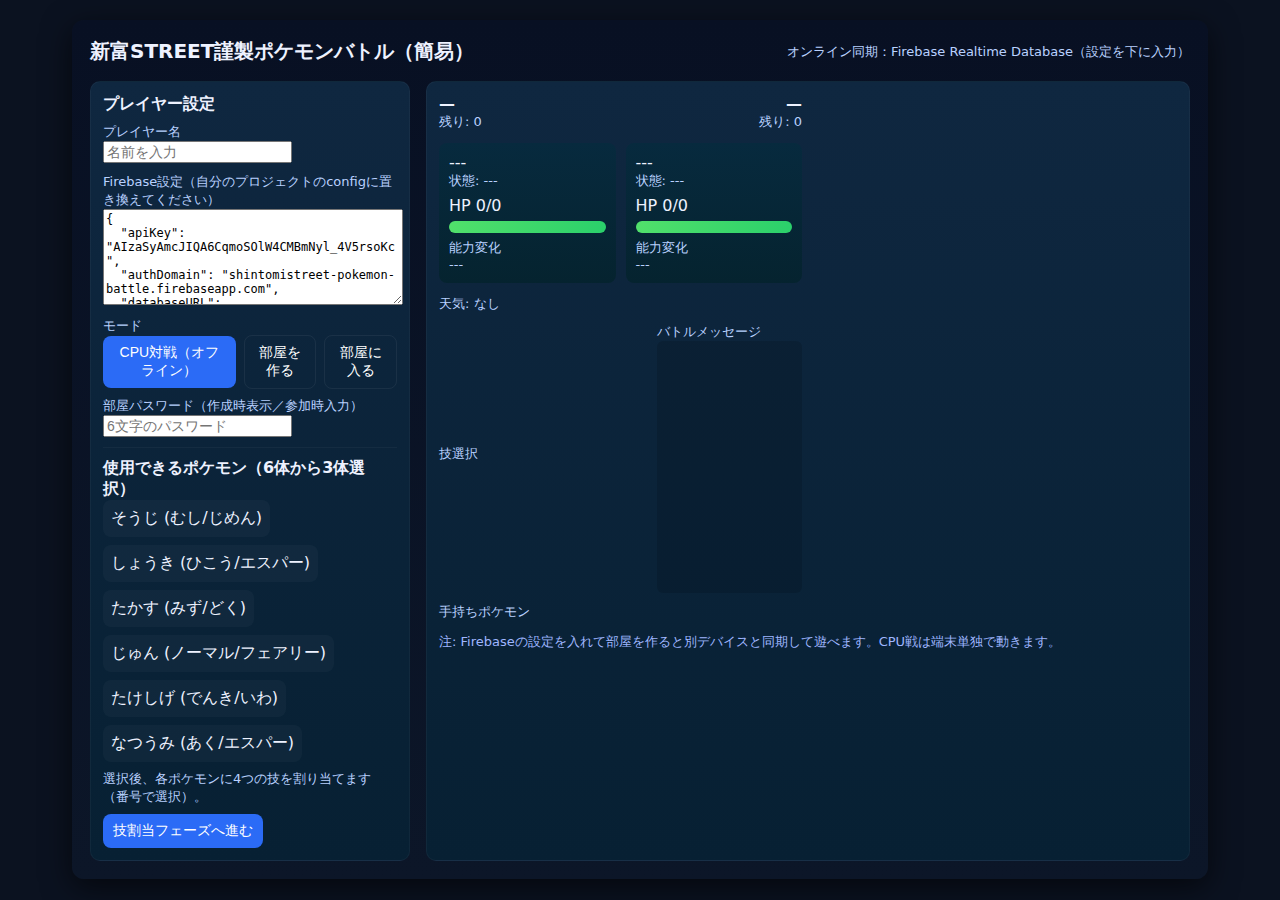
<file: index-0.html>
<!doctype html>
<html lang="ja">
<head>
  <meta charset="utf-8" />
  <meta name="viewport" content="width=device-width,initial-scale=1" />
  <title>新富STREET謹製ポケモンバトル</title>
  <style>
    /* Basic reset and layout */
    body{font-family:system-ui,-apple-system,Segoe UI,Roboto,Helvetica,Arial,"Noto Sans JP",sans-serif;margin:0;background:#0b1220;color:#eef2ff}
    .container{max-width:1100px;margin:20px auto;padding:18px;background:linear-gradient(180deg,#081023 0%, #0c1628 100%);border-radius:12px;box-shadow:0 8px 30px rgba(0,0,0,.6)}
    header{display:flex;justify-content:space-between;align-items:center}
    h1{font-size:20px;margin:0}
    .cols{display:grid;grid-template-columns:320px 1fr;gap:16px;margin-top:16px}
    .card{background:linear-gradient(180deg,#0f2740, #072033);padding:12px;border-radius:10px;border:1px solid rgba(255,255,255,.04)}
    .small{font-size:13px;color:#b9d1ff}
    .select-list{display:flex;flex-direction:column;gap:6px}
    button,select,input,textarea{font-size:14px}
    .btn{background:#2b6bf6;color:white;padding:8px 10px;border-radius:8px;border:none;cursor:pointer}
    .btn.ghost{background:transparent;border:1px solid rgba(255,255,255,.06)}
    .flex{display:flex;gap:8px;align-items:center}
    .battle-area{display:grid;grid-template-columns:1fr 1fr;gap:12px}
    .poke-box{background:linear-gradient(180deg,#072a3e,#05232f);padding:10px;border-radius:8px;min-height:120px}
    .hpbar{height:12px;background:rgba(255,255,255,.06);border-radius:8px;overflow:hidden}
    .hpbar > i{display:block;height:100%;background:linear-gradient(90deg,#51e06b,#2bd06b);width:100%}
    .moves{display:grid;grid-template-columns:repeat(2,1fr);gap:6px;margin-top:8px}
    .move{background:#0b2340;padding:8px;border-radius:8px;border:1px solid rgba(255,255,255,.03);cursor:pointer}
    .message-log{height:240px;overflow:auto;padding:6px;border-radius:6px;background:rgba(0,0,0,.12);font-size:13px}
    .message-line{margin-bottom:6px}
    .room-controls{display:flex;gap:8px;align-items:center}
    .pokemon-list{display:flex;gap:8px;flex-wrap:wrap}
    .pokemon-card{padding:8px;border-radius:8px;background:rgba(255,255,255,.03);cursor:pointer}
    .selected{outline:2px solid #59d3ff}
    .stats-grid{display:grid;grid-template-columns:repeat(3,1fr);gap:6px}
    .footer{margin-top:12px;color:#9fb6ff;font-size:13px}
  </style>
</head>
<body>
  <div class="container">
    <header>
      <h1>新富STREET謹製ポケモンバトル（簡易）</h1>
      <div class="small">オンライン同期：Firebase Realtime Database（設定を下に入力）</div>
    </header>

    <div class="cols">
      <div class="card">
        <div><strong>プレイヤー設定</strong></div>
        <div style="margin-top:8px" class="small">プレイヤー名</div>
        <input id="playerName" placeholder="名前を入力" />

        <div style="margin-top:10px" class="small">Firebase設定（自分のプロジェクトのconfigに置き換えてください）</div>
        <textarea id="firebaseConfig" style="width:100%;height:90px;font-size:12px">{
  "apiKey": "AIzaSyAmcJIQA6CqmoSOlW4CMBmNyl_4V5rsoKc",
  "authDomain": "shintomistreet-pokemon-battle.firebaseapp.com",
  "databaseURL": "https://shintomistreet-pokemon-battle-default-rtdb.firebaseio.com",
  "projectId": "shintomistreet-pokemon-battle",
  "storageBucket": "shintomistreet-pokemon-battle.firebasestorage.app",
  "messagingSenderId": "438233977612",
  "appId": "1:438233977612:web:78da562a1c485970336f29"
}</textarea>
        <div style="margin-top:8px" class="small">モード</div>
        <div class="flex">
          <button class="btn" id="btnLocal">CPU対戦（オフライン）</button>
          <button class="btn ghost" id="btnHost">部屋を作る</button>
          <button class="btn ghost" id="btnJoin">部屋に入る</button>
        </div>
        <div style="margin-top:8px" class="small">部屋パスワード（作成時表示／参加時入力）</div>
        <input id="roomPwd" placeholder="6文字のパスワード" />

        <hr style="margin:10px 0;border:none;border-top:1px solid rgba(255,255,255,.04)" />

        <div><strong>使用できるポケモン（6体から3体選択）</strong></div>
        <div class="pokemon-list" id="pokeSelector"></div>
        <div class="small" style="margin-top:8px">選択後、各ポケモンに4つの技を割り当てます（番号で選択）。</div>

        <div style="margin-top:8px" class="flex">
          <button class="btn" id="btnAssign">技割当フェーズへ進む</button>
        </div>

      </div>

      <div class="card">
        <div class="battle-area">
          <div>
            <div class="flex" style="justify-content:space-between;align-items:flex-start">
              <div>
                <div id="myName" style="font-weight:700">—</div>
                <div class="small">残り: <span id="myLeft">---</span></div>
              </div>
              <div style="text-align:right">
                <div id="opName" style="font-weight:700">—</div>
                <div class="small">残り: <span id="opLeft">---</span></div>
              </div>
            </div>

            <div style="display:grid;grid-template-columns:1fr 1fr;margin-top:12px;gap:10px">
              <div class="poke-box">
                <div id="myPokeName">---</div>
                <div class="small">状態: <span id="myStatus">---</span></div>
                <div style="margin-top:6px">HP <span id="myHPtext">0/0</span></div>
                <div class="hpbar" style="margin-top:6px"><i id="myHPbar" style="width:100%"></i></div>
                <div class="small" style="margin-top:6px">能力変化</div>
                <div id="myStages" class="small">---</div>
              </div>

              <div class="poke-box">
                <div id="opPokeName">---</div>
                <div class="small">状態: <span id="opStatus">---</span></div>
                <div style="margin-top:6px">HP <span id="opHPtext">0/0</span></div>
                <div class="hpbar" style="margin-top:6px"><i id="opHPbar" style="width:100%"></i></div>
                <div class="small" style="margin-top:6px">能力変化</div>
                <div id="opStages" class="small">---</div>
              </div>
            </div>

            <div style="margin-top:12px">
              <div class="small">天気: <span id="weatherText">なし</span></div>
            </div>

            <div style="margin-top:10px;display:flex;gap:8px;align-items:center">
              <div style="flex:1">
                <div class="small">技選択</div>
                <div class="moves" id="movesArea"></div>
              </div>

              <div style="width:40%">
                <div class="small">バトルメッセージ</div>
                <div class="message-log" id="messages"></div>
              </div>
            </div>

            <div style="margin-top:10px">
              <div class="small">手持ちポケモン</div>
              <div id="handList" class="flex"></div>
            </div>

          </div>

        </div>
        <div class="footer">注: Firebaseの設定を入れて部屋を作ると別デバイスと同期して遊べます。CPU戦は端末単独で動きます。</div>
      </div>
    </div>
  </div>

  <script>
  // --- Data: Pokémon, abilities, moves, type chart (simplified but faithful) ---
  const POKEMON = {
    "そうじ":{types:["むし","じめん"], ability:"カブトアーマー", hp:65,atk:55,def:58,spa:75,spd:60,spe:90},
    "しょうき":{types:["ひこう","エスパー"], ability:"たんじゅん", hp:95,atk:95,def:95,spa:105,spd:100,spe:80},
    "たかす":{types:["みず","どく"], ability:"ひとでなし", hp:78,atk:100,def:85,spa:93,spd:90,spe:85},
    "じゅん":{types:["ノーマル","フェアリー"], ability:"きょううん", hp:108,atk:120,def:110,spa:80,spd:95,spe:115},
    "たけしげ":{types:["でんき","いわ"], ability:"てんねん", hp:90,atk:135,def:105,spa:30,spd:75,spe:70},
    "なつうみ":{types:["あく","エスパー"], ability:"ぜったいねむり", hp:70,atk:60,def:65,spa:113,spd:70,spe:108}
  };

  // Moves: we'll include many from the provided list but only set power/category for common ones.
  const MOVES = {
    "すてみタックル":{type:"ノーマル",category:"physical",power:120,acc:100,pp:10,recoil:1/3},
    "ハイパーボイス":{type:"ノーマル",category:"special",power:90,acc:100,pp:10},
    "じこさいせい":{type:"ノーマル",category:"status",pp:10,healPct:0.5},
    "ねごと":{type:"ノーマル",category:"status" ,pp:10},
    "ギガインパクト":{type:"ノーマル",category:"physical",power:150,acc:90,pp:5,recharge:true},
    "ハイドロポンプ":{type:"みず",category:"special",power:110,acc:80,pp:5},
    "なみのり":{type:"みず",category:"special",power:90,acc:100,pp:15},
    "クイックターン":{type:"みず",category:"physical",power:60,acc:100,pp:20,switchBack:true},
    "じゅうでん":{type:"でんき",category:"status",pp:10,boost:{spa:1}},
    "10万ボルト":{type:"でんき",category:"special",power:90,acc:100,pp:10,par:0.1},
    "エアスラッシュ":{type:"ひこう",category:"special",power:75,acc:95,flinch:0.3},
    "ブレイブバード":{type:"ひこう",category:"physical",power:120,acc:100,recoil:1/3},
    "サイコキネシス":{type:"エスパー",category:"special",power:90,acc:100,pp:10},
    "ねむる":{type:"エスパー",category:"status",pp:10,restore:"sleep"},
    "むしのさざめき":{type:"むし",category:"special",power:90,acc:100,pp:10},
    "メガホーン":{type:"むし",category:"physical",power:120,acc:85,pp:10},
    "がんせきふうじ":{type:"いわ",category:"physical",power:60,acc:95,pp:15,accDown:1},
    "じゃれつく":{type:"フェアリー",category:"physical",power:90,acc:100,pp:20},
    "すてぜりふ":{type:"あく",category:"status",pp:15,boost:{atk:1,spa:1}},
    "ふいうち":{type:"あく",category:"physical",power:70,acc:100,pp:15,priority:1}
  };

  // Type chart minimal for types present. multiplier: 2,0.5,0
  const TYPE_CHART = {
    "ノーマル":{"いわ":0.5,"ゴースト":0},
    "みず":{"じめん":2,"いわ":2,"みず":0.5},
    "でんき":{"じめん":0,"みず":2},
    "くさ":{"ほのお":0.5,"いわ":2,"みず":2,"じめん":2},
    "どく":{"くさ":2,"フェアリー":2,"どく":0.5,"じめん":0.5,"いわ":0.5,"フェアリー":0.5},
    "じめん":{"でんき":2,"ひこう":0},
    "ひこう":{"くさ":2,"でんき":0.5},
    "エスパー":{"あく":0, "どく":2},
    "むし":{"エスパー":2,"あく":2,"フェアリー":0.5},
    "いわ":{"むし":2,"ひこう":2},
    "あく":{"エスパー":2,"ゴースト":2},
    "フェアリー":{"あく":2,"どく":0.5}
  };

  // Utility functions
  function typeMultiplier(moveType, defenderTypes){
    let m=1;
    defenderTypes.forEach(t=>{
      const tab = TYPE_CHART[moveType]||{};
      if(tab[t]!==undefined) m*=tab[t];
    });
    return m;
  }

  function clamp(v,a,b){return Math.max(a,Math.min(b,v));}

  // --- Game State ---
  const GAME = {
    playerName: '',
    opponentName: '',
    myTeam: [], // {name, moves:[..],curHP,maxHP,stages:{atk:0,...},status:null,ability}
    opTeam: [],
    turnOwner:null,
    weather:null,
    isOnline:false,
    firebase:null,
    db:null,
    roomRef:null,
    pendingAction:null,
    _remoteAction:null
  };

  // UI wiring
  const pokeSelector = document.getElementById('pokeSelector');
  const btnAssign = document.getElementById('btnAssign');
  const btnLocal = document.getElementById('btnLocal');
  const btnHost = document.getElementById('btnHost');
  const btnJoin = document.getElementById('btnJoin');
  const playerNameInput = document.getElementById('playerName');
  const roomPwdInput = document.getElementById('roomPwd');
  const firebaseConfigArea = document.getElementById('firebaseConfig');

  const myNameEl = document.getElementById('myName');
  const opNameEl = document.getElementById('opName');
  const myLeft = document.getElementById('myLeft');
  const opLeft = document.getElementById('opLeft');
  const myPokeName = document.getElementById('myPokeName');
  const opPokeName = document.getElementById('opPokeName');
  const myHPtext = document.getElementById('myHPtext');
  const opHPtext = document.getElementById('opHPtext');
  const myHPbar = document.getElementById('myHPbar');
  const opHPbar = document.getElementById('opHPbar');
  const movesArea = document.getElementById('movesArea');
  const messagesEl = document.getElementById('messages');
  const myStatus = document.getElementById('myStatus');
  const opStatus = document.getElementById('opStatus');
  const myStages = document.getElementById('myStages');
  const opStages = document.getElementById('opStages');
  const handList = document.getElementById('handList');
  const weatherText = document.getElementById('weatherText');

  // initialize selector
  Object.keys(POKEMON).forEach(name=>{
    const el = document.createElement('div');
    el.className='pokemon-card';
    el.textContent = name + ' ('+POKEMON[name].types.join('/')+')';
    el.dataset.name = name;
    el.addEventListener('click',()=>togglePick(el));
    pokeSelector.appendChild(el);
  });

  function togglePick(el){
    const name = el.dataset.name;
    const picked = GAME._picked||[];
    if(picked.includes(name)){
      GAME._picked = picked.filter(p=>p!==name);
      el.classList.remove('selected');
    } else {
      if(picked.length>=3) return alert('3体までです');
      GAME._picked = [...picked,name];
      el.classList.add('selected');
    }
  }

  // 技割当を「番号入力方式」に変更
  btnAssign.addEventListener('click',async ()=>{
    const picked = GAME._picked||[];
    if(picked.length!==3) return alert('まず3体選んでください');
    GAME.myTeam = picked.map(n=>createTeamMon(n));
    await assignMovesToTeamByNumber(GAME.myTeam);
    alert('技の割当が完了しました。対戦を開始できます（CPUか部屋作成/参加）。');
    renderHand();
  });

  btnLocal.addEventListener('click',()=>{
    if(!playerNameInput.value) return alert('名前を入れてください');
    GAME.playerName = playerNameInput.value;
    GAME.opponentName = 'CPU';
    GAME.isOnline = false;
    GAME.opTeam = randomCpuTeam();
    startBattle();
  });

  btnHost.addEventListener('click',()=>{
    if(!playerNameInput.value) return alert('名前を入れてください');
    const cfg = parseConfig(firebaseConfigArea.value);
    if(!cfg) return alert('Firebase設定を正しく入力してください');
    initFirebase(cfg).then(async ()=>{
      const pwd = roomPwdInput.value || generatePwd();
      try{
        const key = await createRoom(pwd);
        alert('部屋作成しました。パスワード: '+pwd+'\n別デバイスで参加してください');
        GAME.playerName = playerNameInput.value;
        GAME.isOnline = true;
        if(!GAME.myTeam.length) return alert('まず3体選んで技を割り当ててください');
        // push initial state (host's team)
        pushStateToRoom();
        listenRoom();
      }catch(e){alert('作成失敗: '+e.message)}
    }).catch(e=>alert('Firebase読み込み失敗: '+e.message));
  });

  // 参加ボタンの修正：参加したら自分の情報（チームがあるならそれも）を送るようにする
  btnJoin.addEventListener('click',()=>{
    if(!playerNameInput.value) return alert('名前を入れてください');
    const cfg = parseConfig(firebaseConfigArea.value);
    if(!cfg) return alert('Firebase設定を正しく入力してください');
    initFirebase(cfg).then(async ()=>{
      const pwd = roomPwdInput.value;
      if(!pwd) return alert('パスワードを入れてください');
      try{
        await joinRoom(pwd);
        GAME.playerName = playerNameInput.value || 'Player';
        GAME.isOnline = true;
        // if team already assigned locally, push it under challenger
        if(GAME.myTeam && GAME.myTeam.length){
          await GAME.db.ref(GAME.roomRef+'/players/challenger').set({name:GAME.playerName, team:GAME.myTeam});
        }
        alert('参加しました。ホストが準備できたら対戦が始まります。');
        listenRoom();
      }catch(e){alert('参加失敗: '+e.message)}
    }).catch(e=>alert('Firebase読み込み失敗: '+e.message));
  });

  // create team member from base
  function createTeamMon(name){
    const base = POKEMON[name];
    const maxHP = base.hp;
    return {name,types:base.types.slice(),ability:base.ability,maxHP,curHP:maxHP,moves:[],stages:{atk:0,def:0,spa:0,spd:0,spe:0},status:null, asleepBehind:false};
  }

  // 新しい技割当（番号選択）
  async function assignMovesToTeamByNumber(team){
    const keys = Object.keys(MOVES);
    for(const mon of team){
      const selected = [];
      while(selected.length<4){
        // build numbered list
        let list = keys.map((k,i)=>`${i+1}: ${k}`).join('\n');
        const choice = prompt(`${mon.name} に覚えさせる技を番号で選んでください（残り ${4-selected.length}）\n\n${list}`);
        if(!choice) return alert('技の割り当てが中断されました');
        const idx = parseInt(choice,10)-1;
        if(isNaN(idx) || idx<0 || idx>=keys.length){ alert('無効な番号です'); continue; }
        const moveName = keys[idx];
        if(selected.includes(moveName)){ alert('既に選択済みです'); continue; }
        selected.push(moveName);
      }
      mon.moves = selected.map(m=>({id:m,offPP:MOVES[m].pp||10}));
    }
  }

  function randomCpuTeam(){
    const names = Object.keys(POKEMON).filter(n=>!GAME.myTeam.map(m=>m.name).includes(n));
    const pick = names.sort(()=>0.5-Math.random()).slice(0,3);
    return pick.map(n=>{
      const m = createTeamMon(n);
      const keys = Object.keys(MOVES).sort(()=>0.5-Math.random()).slice(0,4);
      m.moves = keys.map(k=>({id:k,offPP:MOVES[k].pp||10}));
      return m;
    });
  }

  // Rendering helpers
  function renderHand(){
    myNameEl.textContent = GAME.playerName || '—';
    opNameEl.textContent = GAME.opponentName || '—';
    myLeft.textContent = remainingCount(GAME.myTeam);
    opLeft.textContent = remainingCount(GAME.opTeam);
    renderActive();
    handList.innerHTML='';
    GAME.myTeam.forEach((m,i)=>{
      const d = document.createElement('div');
      d.className='pokemon-card';
      d.textContent = m.name + ' ' + Math.max(0,m.curHP)+'/'+m.maxHP;
      d.addEventListener('click',()=>switchTo(i));
      handList.appendChild(d);
    });
    weatherText.textContent = GAME.weather||'なし';
  }

  function renderActive(){
    const my = GAME.myTeam[0];
    const op = GAME.opTeam[0];
    if(my){
      myPokeName.textContent = my.name + '（' + (GAME.playerName||'プレイヤー') + '）';
      myHPtext.textContent = my.curHP + '/' + my.maxHP;
      myHPbar.style.width = (my.curHP/my.maxHP*100)+'%';
      myStatus.textContent = my.status||'—';
      myStages.textContent = formatStages(my.stages);
      movesArea.innerHTML='';
      my.moves.forEach((mv,idx)=>{
        const el = document.createElement('div');
        el.className='move';
        el.textContent = `${idx+1}: ${mv.id} (${MOVES[mv.id].pp||'—'})`;
        el.addEventListener('click',()=>chooseMove(idx));
        movesArea.appendChild(el);
      });
    }
    if(op){
      opPokeName.textContent = op.name + '（' + (GAME.opponentName||'相手') + '）';
      opHPtext.textContent = op.curHP + '/' + op.maxHP;
      opHPbar.style.width = (op.curHP/op.maxHP*100)+'%';
      opStatus.textContent = op.status||'—';
      opStages.textContent = formatStages(op.stages);
    }
  }

  function formatStages(st){
    return `こうげき:${st.atk>=0?'+':''}${st.atk} とくこう:${st.spa>=0?'+':''}${st.spa} ぼうぎょ:${st.def>=0?'+':''}${st.def}`;
  }

  function remainingCount(team){
    return (team||[]).filter(m=>m.curHP>0).length;
  }

  // Message log: append (keep previous)
  function pushMessage(msg){
    const line = document.createElement('div');
    line.className = 'message-line';
    line.textContent = msg;
    messagesEl.appendChild(line);
    messagesEl.scrollTop = messagesEl.scrollHeight;
  }

  // Choosing move
  function chooseMove(idx){
    const action = {type:'move',who:'player',moveIdx:idx};
    if(GAME.isOnline){
      GAME.pendingAction = action;
      pushStateToRoom();
      pushMessage('技を選択しました。相手を待っています...');
    } else {
      const cpuAction = cpuChooseMove();
      resolveTurn(action,cpuAction);
    }
  }

  function cpuChooseMove(){
    const mvlist = GAME.opTeam[0].moves;
    const idx = Math.floor(Math.random()*mvlist.length);
    return {type:'move',who:'cpu',moveIdx:idx};
  }

  function switchTo(index){
    if(index===0) return; // already active
    if(GAME.myTeam[index].curHP<=0) return alert('そのポケモンは戦闘不能です');
    if(GAME.isOnline){ GAME.pendingAction = {type:'switch',who:'player',to:index}; pushStateToRoom(); pushMessage('交代を選択しました。相手を待っています...'); }
    else { const cpuAct = cpuChooseMove(); resolveTurn({type:'switch',who:'player',to:index}, cpuAct); }
  }

  // Core turn resolution simplified but captures speed, priority, abilities
  function resolveTurn(actA, actB){
    const a = actA.who==='player'?{actor:'player',action:actA,mon:GAME.myTeam[0]}:{actor:'cpu',action:actA,mon:GAME.opTeam[0]};
    const b = actB.who==='cpu'?{actor:'cpu',action:actB,mon:GAME.opTeam[0]}:{actor:'player',action:actB,mon:GAME.myTeam[0]};

    const acts = [a,b];
    acts.sort((x,y)=>{
      const px = x.action.moveIdx!==undefined? (MOVES[x.mon.moves[x.action.moveIdx].id].priority||0) : 0;
      const py = y.action.moveIdx!==undefined? (MOVES[y.mon.moves[y.action.moveIdx].id].priority||0) : 0;
      if(px!==py) return py-px;
      const sx = effectiveStat(x.mon,'spe');
      const sy = effectiveStat(y.mon,'spe');
      return sy-sx;
    });

    (async ()=>{
      for(const turn of acts){
        if(checkBattleEnd()) return;
        const act = turn.action;
        if(act.type==='move'){
          if(turn.mon.curHP<=0){ pushMessage(`${turn.mon.name}（${turn.actor==='player'?GAME.playerName:GAME.opponentName}）はたおれた！`); continue; }
          const mv = turn.mon.moves[act.moveIdx];
          await applyMove(turn, mv);
          autoSwitchIfNeeded();
          renderHand();
        } else if(act.type==='switch'){
          if(turn.actor==='player'){
            const idx = act.to;
            const mon = GAME.myTeam.splice(idx,1)[0];
            GAME.myTeam.unshift(mon);
            pushMessage(`${GAME.playerName}は${mon.name}をくりだした！`);
          } else {
            const idx = act.to;
            const mon = GAME.opTeam.splice(idx,1)[0];
            GAME.opTeam.unshift(mon);
            pushMessage(`${GAME.opponentName}は${mon.name}をくりだした！`);
          }
        }
        await sleep(300);
      }
      applyEndOfTurn();
      renderHand();
      checkBattleEnd();
      // Clear pending actions after resolution
      GAME.pendingAction = null; GAME._remoteAction = null;
      if(GAME.isOnline) pushStateToRoom();
    })();
  }

  async function applyMove(turn, mvObj){
    const move = MOVES[mvObj.id];
    const user = turn.mon;
    const target = (turn.actor==='player')? GAME.opTeam[0]: GAME.myTeam[0];
    const userName = turn.actor==='player'?GAME.playerName:GAME.opponentName;
    const targetName = turn.actor==='player'?GAME.opponentName:GAME.playerName;

    pushMessage(`${user.name}（${userName}）の ${mvObj.id} ！`);
    await sleep(400);

    if(move.category==='status'){
      if(move.healPct){
        const heal = Math.floor(user.maxHP * move.healPct);
        user.curHP = clamp(user.curHP+heal,0,user.maxHP);
        pushMessage(`${user.name}（${userName}）は ${heal} 回復した！`);
      }
      if(move.boost){
        Object.keys(move.boost).forEach(k=>{ user.stages[k] = clamp(user.stages[k]+move.boost[k],-6,6); });
        pushMessage(`${user.name}（${userName}）の能力が上がった！`);
      }
      if(move.restore==='sleep'){
        user.status = 'ねむり';
        pushMessage(`${user.name}（${userName}）はぐうぐう眠っている！`);
      }
      return;
    }

    const acc = move.acc||100;
    if(Math.random()*100 > acc){ pushMessage('しかし、あたらなかった！'); return; }

    let crit = Math.random() < 0.0625;
    if(user.ability==='きょううん' && Math.random()<0.12) crit=true;
    if(target.ability==='カブトアーマー') crit=false;
    if(user.ability==='ひとでなし' && target.status==='どく') crit=true;

    const level=50;
    const power = move.power||0;
    const A = move.category==='physical'? effectiveStat(user,'atk') : effectiveStat(user,'spa');
    const D = move.category==='physical'? effectiveStat(target,'def') : effectiveStat(target,'spd');
    let base = Math.floor(Math.floor((Math.floor((2*level/5)+2)*power*A)/D)/50)+2;
    const moveType = move.type;
    const stab = user.types.includes(moveType)?1.5:1;
    const tmult = typeMultiplier(moveType, target.types)||1;
    const rand = 0.85 + Math.random()*0.15;
    const critMult = crit?1.5:1;
    let dmg = Math.floor(base * stab * tmult * rand * critMult);
    if(dmg<1) dmg=1;
    target.curHP = clamp(target.curHP - dmg, 0, target.maxHP);

    let sfx = '';
    if(crit) sfx += ' 急所に当たった！';
    if(tmult>=2) sfx += ' 効果はばつぐんだ！';
    if(tmult>0 && tmult<1) sfx += ' 効果はいまひとつのようだ。';
    pushMessage(`${target.name}（${targetName}）に ${dmg} のダメージ！` + sfx);

    if(move.recoil){
      const rec = Math.floor(dmg * move.recoil);
      user.curHP = clamp(user.curHP - rec,0,user.maxHP);
      pushMessage(`${user.name}（${userName}）は反動で ${rec} のダメージ！`);
    }

    if(move.flinch && Math.random() < move.flinch){ target.fluffed = true; }
    if(move.par && Math.random()<move.par){ target.status = 'まひ'; pushMessage(`${target.name}（${targetName}）はまひした！`); }
  }

  function effectiveStat(mon,stat){
    const map = {atk:'atk',def:'def',spa:'spa',spd:'spd',spe:'spe'};
    const base = POKEMON[mon.name][map[stat]];
    const stage = mon.stages[map[stat]]||0;
    const mult = stage>=0? ( (2+stage)/2 ) : (2/(2-Math.abs(stage)) );
    return Math.max(1, Math.floor(base * mult));
  }

  function autoSwitchIfNeeded(){
    if(GAME.opTeam[0] && GAME.opTeam[0].curHP<=0){
      pushMessage(`${GAME.opTeam[0].name}（${GAME.opponentName}）は倒れた！`);
      const idx = GAME.opTeam.findIndex(m=>m.curHP>0);
      if(idx>=0){ const mon = GAME.opTeam.splice(idx,1)[0]; GAME.opTeam.unshift(mon); pushMessage(`${GAME.opponentName}は${mon.name}をくりだした！`); }
    }
    if(GAME.myTeam[0] && GAME.myTeam[0].curHP<=0){
      pushMessage(`${GAME.myTeam[0].name}（${GAME.playerName}）は倒れた！`);
      const idx = GAME.myTeam.findIndex(m=>m.curHP>0);
      if(idx>=0){ const mon = GAME.myTeam.splice(idx,1)[0]; GAME.myTeam.unshift(mon); pushMessage(`${GAME.playerName}は${mon.name}をくりだした！`); }
    }
  }

  function applyEndOfTurn(){
    [GAME.myTeam[0], GAME.opTeam[0]].forEach(mon=>{
      if(!mon) return;
      if(mon.status==='どく'){
        const dmg = Math.floor(mon.maxHP/8);
        mon.curHP = clamp(mon.curHP - dmg,0,mon.maxHP);
        pushMessage(`${mon.name}は毒で ${dmg} ダメージを受けた！`);
      }
    });
  }

  function checkBattleEnd(){
    const myLeftCnt = remainingCount(GAME.myTeam);
    const opLeftCnt = remainingCount(GAME.opTeam);
    myLeft.textContent = myLeftCnt;
    opLeft.textContent = opLeftCnt;
    if(myLeftCnt===0 || opLeftCnt===0){
      const win = opLeftCnt===0;
      pushMessage(win? 'あなたの勝ち！':'あなたの負け...');
      return true;
    }
    return false;
  }

  // Simple helpers
  function sleep(ms){return new Promise(r=>setTimeout(r,ms));}
  function parseConfig(txt){ try{ return JSON.parse(txt); }catch(e){return null} }
  function generatePwd(){ return Math.random().toString(36).slice(2,8).toUpperCase(); }

  // --- Firebase integration (Realtime DB) ---
  async function initFirebase(cfg){
    if(window.firebase && window.firebase.apps && window.firebase.apps.length){
      // already
    } else {
      await new Promise((res,rej)=>{
        const s=document.createElement('script'); s.src='https://www.gstatic.com/firebasejs/9.23.0/firebase-app-compat.js'; s.onload=res; s.onerror=rej; document.head.appendChild(s);
      });
      await new Promise((res,rej)=>{
        const s=document.createElement('script'); s.src='https://www.gstatic.com/firebasejs/9.23.0/firebase-database-compat.js'; s.onload=res; s.onerror=rej; document.head.appendChild(s);
      });
    }
    if(!window.firebase.apps || !window.firebase.apps.length) firebase.initializeApp(cfg);
    GAME.firebase = firebase; GAME.db = firebase.database();
  }

  async function createRoom(pwd){
    const key = pwd || generatePwd();
    const room = {host:GAME.playerName,players:{host:{name:GAME.playerName,team:GAME.myTeam||[]}},state:{}};
    await GAME.db.ref('rooms/'+key).set(room);
    GAME.roomRef = 'rooms/'+key;
    return key;
  }

  async function joinRoom(pwd){
    const snap = await GAME.db.ref('rooms/'+pwd).get();
    if(!snap.exists()) throw new Error('見つかりません');
    // register as challenger (basic info)
    await GAME.db.ref('rooms/'+pwd+'/players/challenger').set({name:GAME.playerName});
    GAME.roomRef = 'rooms/'+pwd;
    return true;
  }

  function pushStateToRoom(){
    if(!GAME.roomRef) return;
    const payload = {playerName:GAME.playerName,myTeam:GAME.myTeam,opTeam:GAME.opTeam,weather:GAME.weather,pendingAction:GAME.pendingAction||null};
    GAME.db.ref(GAME.roomRef+'/state').set(payload);
  }

  function listenRoom(){
    if(!GAME.roomRef) return;
    GAME.db.ref(GAME.roomRef+'/state').on('value',snap=>{
      const val = snap.val();
      if(!val) return;
      if(val.playerName && val.playerName!==GAME.playerName){ GAME.opponentName = val.playerName; }
      // if both teams present in players node, set opTeam appropriately
      GAME.db.ref(GAME.roomRef+'/players').get().then(psnap=>{
        const players = psnap.val()||{};
        if(players.host && players.challenger){
          // determine which side we are
          if(players.host.name === GAME.playerName){
            // we are host, opponent is challenger
            if(players.challenger.team) GAME.opTeam = players.challenger.team;
          } else if(players.challenger.name === GAME.playerName){
            if(players.host.team) GAME.opTeam = players.host.team;
          }
          // if opponent's name available, set
          GAME.opponentName = (players.host.name===GAME.playerName? players.challenger.name : players.host.name) || GAME.opponentName;
        }
      });

      // pending action handling
      if(val.pendingAction){
        if(GAME._remoteAction && GAME._remoteAction.who!==val.pendingAction.who){
          const local = GAME.pendingAction || null;
          const remote = val.pendingAction;
          if(local){ resolveTurn(local,remote); GAME.db.ref(GAME.roomRef+'/state/pendingAction').remove(); GAME.pendingAction=null; GAME._remoteAction=null; }
          else GAME._remoteAction = remote;
        } else {
          GAME._remoteAction = val.pendingAction;
        }
      }

      renderHand();
    });
  }

  // startBattle: sets up local battle flow
  function startBattle(){
    if(!GAME.myTeam || GAME.myTeam.length===0) return alert('まず技を割り当てたチームを用意してください');
    if(!GAME.opTeam || GAME.opTeam.length===0) return alert('相手のチームが設定されていません');
    pushMessage('バトル開始！');
    renderHand();
    // decide first turn arbitrarily (could be enhanced)
    GAME.turnOwner = 'player';
  }

  // initial render
  renderHand();

  </script>
</body>
</html>
</file>
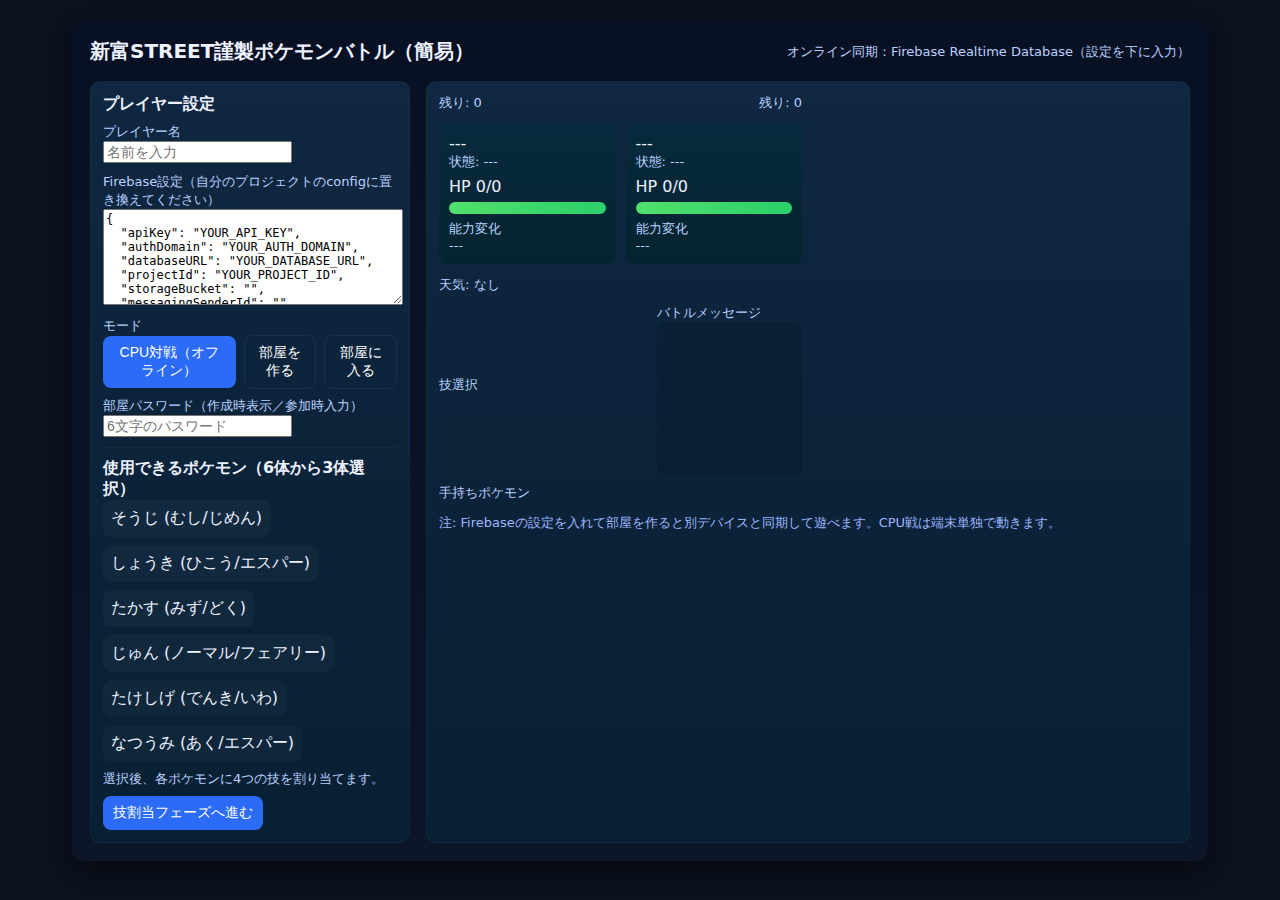
<file: pokemon_battle_index.html>
<!doctype html>
<html lang="ja">
<head>
  <meta charset="utf-8" />
  <meta name="viewport" content="width=device-width,initial-scale=1" />
  <title>新富STREET謹製ポケモンバトル</title>
  <style>
    /* Basic reset and layout */
    body{font-family:system-ui,-apple-system,Segoe UI,Roboto,Helvetica,Arial,"Noto Sans JP",sans-serif;margin:0;background:#0b1220;color:#eef2ff}
    .container{max-width:1100px;margin:20px auto;padding:18px;background:linear-gradient(180deg,#081023 0%, #0c1628 100%);border-radius:12px;box-shadow:0 8px 30px rgba(0,0,0,.6)}
    header{display:flex;justify-content:space-between;align-items:center}
    h1{font-size:20px;margin:0}
    .cols{display:grid;grid-template-columns:320px 1fr;gap:16px;margin-top:16px}
    .card{background:linear-gradient(180deg,#0f2740, #072033);padding:12px;border-radius:10px;border:1px solid rgba(255,255,255,.04)}
    .small{font-size:13px;color:#b9d1ff}
    .select-list{display:flex;flex-direction:column;gap:6px}
    button,select,input{font-size:14px}
    .btn{background:#2b6bf6;color:white;padding:8px 10px;border-radius:8px;border:none;cursor:pointer}
    .btn.ghost{background:transparent;border:1px solid rgba(255,255,255,.06)}
    .flex{display:flex;gap:8px;align-items:center}
    .battle-area{display:grid;grid-template-columns:1fr 1fr;gap:12px}
    .poke-box{background:linear-gradient(180deg,#072a3e,#05232f);padding:10px;border-radius:8px;min-height:120px}
    .hpbar{height:12px;background:rgba(255,255,255,.06);border-radius:8px;overflow:hidden}
    .hpbar > i{display:block;height:100%;background:linear-gradient(90deg,#51e06b,#2bd06b);width:100%}
    .moves{display:grid;grid-template-columns:repeat(2,1fr);gap:6px;margin-top:8px}
    .move{background:#0b2340;padding:8px;border-radius:8px;border:1px solid rgba(255,255,255,.03);cursor:pointer}
    .message-log{height:140px;overflow:hidden;padding:6px;border-radius:6px;background:rgba(0,0,0,.12);font-size:13px}
    .message-line{margin-bottom:6px}
    .room-controls{display:flex;gap:8px;align-items:center}
    .pokemon-list{display:flex;gap:8px;flex-wrap:wrap}
    .pokemon-card{padding:8px;border-radius:8px;background:rgba(255,255,255,.03);cursor:pointer}
    .selected{outline:2px solid #59d3ff}
    .stats-grid{display:grid;grid-template-columns:repeat(3,1fr);gap:6px}
    .footer{margin-top:12px;color:#9fb6ff;font-size:13px}
  </style>
</head>
<body>
  <div class="container">
    <header>
      <h1>新富STREET謹製ポケモンバトル（簡易）</h1>
      <div class="small">オンライン同期：Firebase Realtime Database（設定を下に入力）</div>
    </header>

    <div class="cols">
      <div class="card">
        <div><strong>プレイヤー設定</strong></div>
        <div style="margin-top:8px" class="small">プレイヤー名</div>
        <input id="playerName" placeholder="名前を入力" />

        <div style="margin-top:10px" class="small">Firebase設定（自分のプロジェクトのconfigに置き換えてください）</div>
        <textarea id="firebaseConfig" style="width:100%;height:90px;font-size:12px">{
  "apiKey": "YOUR_API_KEY",
  "authDomain": "YOUR_AUTH_DOMAIN",
  "databaseURL": "YOUR_DATABASE_URL",
  "projectId": "YOUR_PROJECT_ID",
  "storageBucket": "",
  "messagingSenderId": "",
  "appId": ""
}</textarea>

        <div style="margin-top:8px" class="small">モード</div>
        <div class="flex">
          <button class="btn" id="btnLocal">CPU対戦（オフライン）</button>
          <button class="btn ghost" id="btnHost">部屋を作る</button>
          <button class="btn ghost" id="btnJoin">部屋に入る</button>
        </div>
        <div style="margin-top:8px" class="small">部屋パスワード（作成時表示／参加時入力）</div>
        <input id="roomPwd" placeholder="6文字のパスワード" />

        <hr style="margin:10px 0;border:none;border-top:1px solid rgba(255,255,255,.04)" />

        <div><strong>使用できるポケモン（6体から3体選択）</strong></div>
        <div class="pokemon-list" id="pokeSelector"></div>
        <div class="small" style="margin-top:8px">選択後、各ポケモンに4つの技を割り当てます。</div>

        <div style="margin-top:8px" class="flex">
          <button class="btn" id="btnAssign">技割当フェーズへ進む</button>
        </div>

      </div>

      <div class="card">
        <div class="battle-area">
          <div>
            <div class="flex" style="justify-content:space-between;align-items:flex-start">
              <div>
                <div id="myName" style="font-weight:700">—</div>
                <div class="small">残り: <span id="myLeft">---</span></div>
              </div>
              <div style="text-align:right">
                <div id="opName" style="font-weight:700">—</div>
                <div class="small">残り: <span id="opLeft">---</span></div>
              </div>
            </div>

            <div style="display:grid;grid-template-columns:1fr 1fr;margin-top:12px;gap:10px">
              <div class="poke-box">
                <div id="myPokeName">---</div>
                <div class="small">状態: <span id="myStatus">---</span></div>
                <div style="margin-top:6px">HP <span id="myHPtext">0/0</span></div>
                <div class="hpbar" style="margin-top:6px"><i id="myHPbar" style="width:100%"></i></div>
                <div class="small" style="margin-top:6px">能力変化</div>
                <div id="myStages" class="small">---</div>
              </div>

              <div class="poke-box">
                <div id="opPokeName">---</div>
                <div class="small">状態: <span id="opStatus">---</span></div>
                <div style="margin-top:6px">HP <span id="opHPtext">0/0</span></div>
                <div class="hpbar" style="margin-top:6px"><i id="opHPbar" style="width:100%"></i></div>
                <div class="small" style="margin-top:6px">能力変化</div>
                <div id="opStages" class="small">---</div>
              </div>
            </div>

            <div style="margin-top:12px">
              <div class="small">天気: <span id="weatherText">なし</span></div>
            </div>

            <div style="margin-top:10px;display:flex;gap:8px;align-items:center">
              <div style="flex:1">
                <div class="small">技選択</div>
                <div class="moves" id="movesArea"></div>
              </div>

              <div style="width:40%">
                <div class="small">バトルメッセージ</div>
                <div class="message-log" id="messages"></div>
              </div>
            </div>

            <div style="margin-top:10px">
              <div class="small">手持ちポケモン</div>
              <div id="handList" class="flex"></div>
            </div>

          </div>

        </div>
        <div class="footer">注: Firebaseの設定を入れて部屋を作ると別デバイスと同期して遊べます。CPU戦は端末単独で動きます。</div>
      </div>
    </div>
  </div>

  <script>
  // --- Data: Pokémon, abilities, moves, type chart (simplified but faithful) ---
  const POKEMON = {
    "そうじ":{types:["むし","じめん"], ability:"カブトアーマー", hp:65,atk:55,def:58,spa:75,spd:60,spe:90},
    "しょうき":{types:["ひこう","エスパー"], ability:"たんじゅん", hp:95,atk:95,def:95,spa:105,spd:100,spe:80},
    "たかす":{types:["みず","どく"], ability:"ひとでなし", hp:78,atk:100,def:85,spa:93,spd:90,spe:85},
    "じゅん":{types:["ノーマル","フェアリー"], ability:"きょううん", hp:108,atk:120,def:110,spa:80,spd:95,spe:115},
    "たけしげ":{types:["でんき","いわ"], ability:"てんねん", hp:90,atk:135,def:105,spa:30,spd:75,spe:70},
    "なつうみ":{types:["あく","エスパー"], ability:"ぜったいねむり", hp:70,atk:60,def:65,spa:113,spd:70,spe:108}
  };

  // Moves: we'll include many from the provided list but only set power/category for common ones.
  const MOVES = {
    "すてみタックル":{type:"ノーマル",category:"physical",power:120,acc:100,pp:10,recoil:1/3},
    "ハイパーボイス":{type:"ノーマル",category:"special",power:90,acc:100,pp:10},
    "じこさいせい":{type:"ノーマル",category:"status",pp:10,healPct:0.5},
    "ねごと":{type:"ノーマル",category:"status" ,pp:10},
    "ギガインパクト":{type:"ノーマル",category:"physical",power:150,acc:90,pp:5,recharge:true},
    "ハイドロポンプ":{type:"みず",category:"special",power:110,acc:80,pp:5},
    "なみのり":{type:"みず",category:"special",power:90,acc:100,pp:15},
    "クイックターン":{type:"みず",category:"physical",power:60,acc:100,pp:20,switchBack:true},
    "じゅうでん":{type:"でんき",category:"status",pp:10,boost:{spa:1}},
    "10万ボルト":{type:"でんき",category:"special",power:90,acc:100,pp:10,par:0.1},
    "エアスラッシュ":{type:"ひこう",category:"special",power:75,acc:95,flinch:0.3},
    "ブレイブバード":{type:"ひこう",category:"physical",power:120,acc:100,recoil:1/3},
    "サイコキネシス":{type:"エスパー",category:"special",power:90,acc:100,pp:10},
    "ねむる":{type:"エスパー",category:"status",pp:10,restore:"sleep"},
    "むしのさざめき":{type:"むし",category:"special",power:90,acc:100,pp:10},
    "メガホーン":{type:"むし",category:"physical",power:120,acc:85,pp:10},
    "がんせきふうじ":{type:"いわ",category:"physical",power:60,acc:95,pp:15,accDown:1},
    "じゃれつく":{type:"フェアリー",category:"physical",power:90,acc:100,pp:20},
    "すてぜりふ":{type:"あく",category:"status",pp:15,boost:{atk:1,spa:1}},
    "ふいうち":{type:"あく",category:"physical",power:70,acc:100,pp:15,priority:1}
  };

  // Type chart minimal for types present. multiplier: 2,0.5,0
  const TYPE_CHART = {
    "ノーマル":{"いわ":0.5,"ゴースト":0},
    "みず":{},
    "でんき":{"じめん":0},
    "くさ":{"ほのお":0.5,"みず":2},
    "どく":{},
    "じめん":{"でんき":2,"ひこう":0},
    "ひこう":{"くさ":2,"でんき":0.5},
    "エスパー":{"あく":0, "どく":0.5},
    "むし":{"エスパー":2,"あく":2,"フェアリー":0.5},
    "いわ":{"むし":2,"ひこう":2},
    "あく":{"エスパー":2,"ゴースト":2},
    "フェアリー":{"あく":2}
  };

  // Utility functions
  function typeMultiplier(moveType, defenderTypes){
    let m=1;
    defenderTypes.forEach(t=>{
      const tab = TYPE_CHART[moveType]||{};
      if(tab[t]!==undefined) m*=tab[t];
    });
    return m;
  }

  function clamp(v,a,b){return Math.max(a,Math.min(b,v));}

  // --- Game State ---
  const GAME = {
    playerName: '',
    opponentName: '',
    myTeam: [], // {name, moves:[..],curHP,maxHP,stages:{atk:0,...},status:null,ability}
    opTeam: [],
    turnOwner:null,
    weather:null,
    messages:[],
    isOnline:false,
    firebase:null,
    db:null,
    roomRef:null
  };

  // UI wiring
  const pokeSelector = document.getElementById('pokeSelector');
  const btnAssign = document.getElementById('btnAssign');
  const btnLocal = document.getElementById('btnLocal');
  const btnHost = document.getElementById('btnHost');
  const btnJoin = document.getElementById('btnJoin');
  const playerNameInput = document.getElementById('playerName');
  const roomPwdInput = document.getElementById('roomPwd');
  const firebaseConfigArea = document.getElementById('firebaseConfig');

  const myNameEl = document.getElementById('myName');
  const opNameEl = document.getElementById('opName');
  const myLeft = document.getElementById('myLeft');
  const opLeft = document.getElementById('opLeft');
  const myPokeName = document.getElementById('myPokeName');
  const opPokeName = document.getElementById('opPokeName');
  const myHPtext = document.getElementById('myHPtext');
  const opHPtext = document.getElementById('opHPtext');
  const myHPbar = document.getElementById('myHPbar');
  const opHPbar = document.getElementById('opHPbar');
  const movesArea = document.getElementById('movesArea');
  const messagesEl = document.getElementById('messages');
  const myStatus = document.getElementById('myStatus');
  const opStatus = document.getElementById('opStatus');
  const myStages = document.getElementById('myStages');
  const opStages = document.getElementById('opStages');
  const handList = document.getElementById('handList');
  const weatherText = document.getElementById('weatherText');

  // initialize selector
  Object.keys(POKEMON).forEach(name=>{
    const el = document.createElement('div');
    el.className='pokemon-card';
    el.textContent = name + ' ('+POKEMON[name].types.join('/')+')';
    el.dataset.name = name;
    el.addEventListener('click',()=>togglePick(el));
    pokeSelector.appendChild(el);
  });

  function togglePick(el){
    const name = el.dataset.name;
    const picked = GAME._picked||[];
    if(picked.includes(name)){
      GAME._picked = picked.filter(p=>p!==name);
      el.classList.remove('selected');
    } else {
      if(picked.length>=3) return alert('3体までです');
      GAME._picked = [...picked,name];
      el.classList.add('selected');
    }
  }

  btnAssign.addEventListener('click',()=>{
    const picked = GAME._picked||[];
    if(picked.length!==3) return alert('まず3体選んでください');
    // move assignment: simple prompt flow
    GAME.myTeam = picked.map(n=>createTeamMon(n));
    assignMovesToTeam(GAME.myTeam).then(()=>{
      alert('技割当完了。対戦を開始してください（CPUか部屋作成/参加）。');
      renderHand();
    });
  });

  btnLocal.addEventListener('click',()=>{
    if(!playerNameInput.value) return alert('名前を入れてください');
    GAME.playerName = playerNameInput.value;
    GAME.opponentName = 'CPU';
    GAME.isOnline = false;
    // fill opponent team randomly
    GAME.opTeam = randomCpuTeam();
    startBattle();
  });

  btnHost.addEventListener('click',()=>{
    // initialize firebase and create room
    if(!playerNameInput.value) return alert('名前を入れてください');
    const cfg = parseConfig(firebaseConfigArea.value);
    if(!cfg) return alert('Firebase設定を正しく入力してください');
    initFirebase(cfg).then(()=>{
      createRoom(roomPwdInput.value || generatePwd()).then(refKey=>{
        alert('部屋作成しました。パスワード: '+roomPwdInput.value || refKey + '\n別デバイスで参加してください');
        GAME.playerName = playerNameInput.value;
        GAME.isOnline = true;
        // host waits for challenger to join; our team must be assigned first
        if(!GAME.myTeam.length) return alert('まず3体選んで技を割り当ててください');
        // push initial state
        pushStateToRoom();
        listenRoom();
      }).catch(e=>alert('作成失敗: '+e.message));
    });
  });

  btnJoin.addEventListener('click',()=>{
    const cfg = parseConfig(firebaseConfigArea.value);
    if(!cfg) return alert('Firebase設定を正しく入力してください');
    initFirebase(cfg).then(()=>{
      const pwd = roomPwdInput.value;
      if(!pwd) return alert('パスワードを入れてください');
      joinRoom(pwd).then(ok=>{
        GAME.playerName = playerNameInput.value || 'Player';
        GAME.isOnline = true;
        listenRoom();
      }).catch(e=>alert('参加失敗: '+e.message));
    });
  });

  // create team member from base
  function createTeamMon(name){
    const base = POKEMON[name];
    const maxHP = base.hp;
    return {name,types:base.types.slice(),ability:base.ability,maxHP,curHP:maxHP,moves:[],stages:{atk:0,def:0,spa:0,spd:0,spe:0},status:null, asleepBehind:false};
  }

  function assignMovesToTeam(team){
    // sequential prompt: choose 4 moves from MOVES keys
    return new Promise(resolve=>{
      // simple UI: prompt-based for now
      (async ()=>{
        for(let mon of team){
          const keys = Object.keys(MOVES);
          const selected = [];
          while(selected.length<4){
            const choice = prompt(mon.name+' に覚えさせる技を選んでください（残り '+(4-selected.length)+'）\n候補: '+keys.join(', '));
            if(!choice) return alert('技割当中断');
            if(!MOVES[choice]){alert('存在しない技'); continue}
            if(selected.includes(choice)) {alert('既に選択済み'); continue}
            selected.push(choice);
          }
          mon.moves = selected.map(m=>({id:m,offPP:MOVES[m].pp||10}));
        }
        resolve();
      })();
    });
  }

  function randomCpuTeam(){
    const names = Object.keys(POKEMON).filter(n=>!GAME.myTeam.map(m=>m.name).includes(n));
    const pick = names.sort(()=>0.5-Math.random()).slice(0,3);
    return pick.map(n=>{
      const m = createTeamMon(n);
      // choose random 4 moves for CPU from MOVES
      const keys = Object.keys(MOVES).sort(()=>0.5-Math.random()).slice(0,4);
      m.moves = keys.map(k=>({id:k,offPP:MOVES[k].pp||10}));
      return m;
    });
  }

  // Rendering helpers
  function renderHand(){
    myNameEl.textContent = GAME.playerName;
    opNameEl.textContent = GAME.opponentName;
    myLeft.textContent = remainingCount(GAME.myTeam);
    opLeft.textContent = remainingCount(GAME.opTeam);
    renderActive();
    handList.innerHTML='';
    GAME.myTeam.forEach((m,i)=>{
      const d = document.createElement('div');
      d.className='pokemon-card';
      d.textContent = m.name + ' ' + Math.max(0,m.curHP)+'/'+m.maxHP;
      d.addEventListener('click',()=>switchTo(i));
      handList.appendChild(d);
    });
    weatherText.textContent = GAME.weather||'なし';
  }

  function renderActive(){
    const my = GAME.myTeam[0];
    const op = GAME.opTeam[0];
    if(my){
      myPokeName.textContent = my.name + '（' + GAME.playerName + '）';
      myHPtext.textContent = my.curHP + '/' + my.maxHP;
      myHPbar.style.width = (my.curHP/my.maxHP*100)+'%';
      myStatus.textContent = my.status||'—';
      myStages.textContent = formatStages(my.stages);
      movesArea.innerHTML='';
      my.moves.forEach((mv,idx)=>{
        const el = document.createElement('div');
        el.className='move';
        el.textContent = mv.id + ' (' + (MOVES[mv.id].pp||'—') + ')';
        el.addEventListener('click',()=>chooseMove(idx));
        movesArea.appendChild(el);
      });
    }
    if(op){
      opPokeName.textContent = op.name + '（' + GAME.opponentName + '）';
      opHPtext.textContent = op.curHP + '/' + op.maxHP;
      opHPbar.style.width = (op.curHP/op.maxHP*100)+'%';
      opStatus.textContent = op.status||'—';
      opStages.textContent = formatStages(op.stages);
    }
  }

  function formatStages(st){
    return `こうげき:${st.atk>=0?'+':''}${st.atk} とくこう:${st.spa>=0?'+':''}${st.spa} ぼうぎょ:${st.def>=0?'+':''}${st.def}`;
  }

  function remainingCount(team){
    return team.filter(m=>m.curHP>0).length;
  }

  // Messages queue with timed display
  function pushMessage(msg){
    GAME.messages.push(msg);
    // display with short intervals
    showMessages();
  }
  let msgTimer=null;
  function showMessages(){
    if(msgTimer) return; // already playing
    const lines = GAME.messages.slice();
    messagesEl.innerHTML='';
    let i=0;
    msgTimer = setInterval(()=>{
      if(i>=lines.length){ clearInterval(msgTimer); msgTimer=null; GAME.messages=[]; return; }
      const d = document.createElement('div'); d.className='message-line'; d.textContent = lines[i]; messagesEl.prepend(d);
      i++;
    },500);
  }

  // Choosing move
  function chooseMove(idx){
    // user selects a move; compute action for both sides (if CPU online, wait for opponent...)
    const action = {type:'move',who:'player',moveIdx:idx};
    if(GAME.isOnline){
      // update room with chosen action
      GAME.pendingAction = action;
      pushStateToRoom();
    } else {
      // CPU picks
      const cpuAction = cpuChooseMove();
      resolveTurn(action,cpuAction);
    }
  }

  function cpuChooseMove(){
    // simple: random available move
    const mvlist = GAME.opTeam[0].moves;
    const idx = Math.floor(Math.random()*mvlist.length);
    return {type:'move',who:'cpu',moveIdx:idx};
  }

  function switchTo(index){
    if(index===0) return; // already active
    // ensure target alive
    if(GAME.myTeam[index].curHP<=0) return alert('そのポケモンは戦闘不能です');
    // switch immediately when not online
    if(GAME.isOnline){ GAME.pendingAction = {type:'switch',who:'player',to:index}; pushStateToRoom(); }
    else { const cpuAct = cpuChooseMove(); resolveTurn({type:'switch',who:'player',to:index}, cpuAct); }
  }

  // Core turn resolution simplified but captures speed, priority, abilities
  function resolveTurn(actA, actB){
    // assemble actions in order by priority and speed
    const a = actA.who==='player'?{actor:'player',action:actA,mon:GAME.myTeam[0]}:{actor:'cpu',action:actA,mon:GAME.opTeam[0]};
    const b = actB.who==='cpu'?{actor:'cpu',action:actB,mon:GAME.opTeam[0]}:{actor:'player',action:actB,mon:GAME.myTeam[0]};

    // compute effective priority
    const acts = [a,b];
    acts.sort((x,y)=>{
      const px = x.action.moveIdx!==undefined? (MOVES[x.mon.moves[x.action.moveIdx].id].priority||0) : 0;
      const py = y.action.moveIdx!==undefined? (MOVES[y.mon.moves[y.action.moveIdx].id].priority||0) : 0;
      if(px!==py) return py-px; // higher priority first
      // then speed
      const sx = effectiveStat(x.mon,'spe');
      const sy = effectiveStat(y.mon,'spe');
      return sy-sx; // faster first
    });

    // execute in order
    (async ()=>{
      for(const turn of acts){
        if(checkBattleEnd()) return;
        const act = turn.action;
        if(act.type==='move'){
          // verify user/mon is alive
          if(turn.mon.curHP<=0){ pushMessage(`${turn.mon.name}（${turn.actor==='player'?GAME.playerName:GAME.opponentName}）は戦闘不能で行動できない！`); continue; }
          const mv = turn.mon.moves[act.moveIdx];
          await applyMove(turn, mv);
          // check faint and auto-switch for CPU
          autoSwitchIfNeeded();
          renderHand();
        } else if(act.type==='switch'){
          if(turn.actor==='player'){
            // bring chosen mon to front
            const idx = act.to;
            const mon = GAME.myTeam.splice(idx,1)[0];
            GAME.myTeam.unshift(mon);
            pushMessage(`${mon.name}（${GAME.playerName}）をくりだした！`);
          } else {
            const idx = act.to;
            const mon = GAME.opTeam.splice(idx,1)[0];
            GAME.opTeam.unshift(mon);
            pushMessage(`${mon.name}（${GAME.opponentName}）をくりだした！`);
          }
        }
        await sleep(300);
      }
      // end of turn: apply residuals (poison etc)
      applyEndOfTurn();
      renderHand();
      checkBattleEnd();
    })();
  }

  async function applyMove(turn, mvObj){
    const move = MOVES[mvObj.id];
    const user = turn.mon;
    const target = (turn.actor==='player')? GAME.opTeam[0]: GAME.myTeam[0];
    const userName = turn.actor==='player'?GAME.playerName:GAME.opponentName;
    const targetName = turn.actor==='player'?GAME.opponentName:GAME.playerName;

    pushMessage(`${user.name}（${userName}）は ${mvObj.id} を使った！`);
    await sleep(400);

    // Status moves
    if(move.category==='status'){
      if(move.healPct){
        const heal = Math.floor(user.maxHP * move.healPct);
        user.curHP = clamp(user.curHP+heal,0,user.maxHP);
        pushMessage(`${user.name}（${userName}）は ${heal} 回復した！`);
      }
      if(move.boost){
        Object.keys(move.boost).forEach(k=>{ user.stages[k] = clamp(user.stages[k]+move.boost[k],-6,6); });
        pushMessage(`${user.name}（${userName}）の能力が上がった！`);
      }
      if(move.restore==='sleep'){
        user.status = 'ねむり';
        pushMessage(`${user.name}（${userName}）は眠った！`);
      }
      return;
    }

    // accuracy check
    const acc = move.acc||100;
    if(Math.random()*100 > acc){ pushMessage('しかし、外れた！'); return; }

    // critical check: simple rate
    let crit = Math.random() < 0.0625;
    // ability modifications for crit etc
    if(user.ability==='きょううん' && Math.random()<0.12) crit=true;
    if(target.ability==='カブトアーマー') crit=false; // cannot be crit
    // special 'ひとでなし' guarantees crit when target poisoned
    if(user.ability==='ひとでなし' && target.status==='どく') crit=true;

    // damage calc (simplified gen formula)
    const level=50;
    const power = move.power||0;
    const A = move.category==='physical'? effectiveStat(user,'atk') : effectiveStat(user,'spa');
    const D = move.category==='physical'? effectiveStat(target,'def') : effectiveStat(target,'spd');
    let base = Math.floor(Math.floor((Math.floor((2*level/5)+2)*power*A)/D)/50)+2;
    // modifiers: STAB
    const moveType = move.type;
    const stab = user.types.includes(moveType)?1.5:1;
    const tmult = typeMultiplier(moveType, target.types)||1;
    const rand = 0.85 + Math.random()*0.15;
    const critMult = crit?1.5:1;
    let dmg = Math.floor(base * stab * tmult * rand * critMult);
    if(dmg<1) dmg=1;
    target.curHP = clamp(target.curHP - dmg, 0, target.maxHP);

    let sfx = '';
    if(crit) sfx += ' 急所に当たった！';
    if(tmult>=2) sfx += ' 効果は抜群だ！';
    if(tmult>0 && tmult<1) sfx += ' 効果はいまひとつだ。';
    pushMessage(`${target.name}（${targetName}）に ${dmg} のダメージ！` + sfx);

    // recoil
    if(move.recoil){
      const rec = Math.floor(dmg * move.recoil);
      user.curHP = clamp(user.curHP - rec,0,user.maxHP);
      pushMessage(`${user.name}（${userName}）は反動で ${rec} のダメージ！`);
    }

    // flinch
    if(move.flinch && Math.random() < move.flinch){ target.fluffed = true; }

    // paralyze chance
    if(move.par && Math.random()<move.par){ target.status = 'まひ'; pushMessage(`${target.name}（${targetName}）はまひした！`); }

    // decrease accuracy or other side effects omitted for brevity
  }

  function effectiveStat(mon,stat){
    // convert stat name to attribute
    const map = {atk:'atk',def:'def',spa:'spa',spd:'spd',spe:'spe'};
    const base = POKEMON[mon.name][map[stat]];
    const stage = mon.stages[map[stat]]||0;
    const mult = stage>=0? ( (2+stage)/2 ) : (2/(2-Math.abs(stage)) );
    return Math.max(1, Math.floor(base * mult));
  }

  function autoSwitchIfNeeded(){
    // if front fainted, bring next available
    if(GAME.opTeam[0].curHP<=0){
      pushMessage(`${GAME.opTeam[0].name}（${GAME.opponentName}）は倒れた！`);
      const idx = GAME.opTeam.findIndex(m=>m.curHP>0);
      if(idx>=0){ const mon = GAME.opTeam.splice(idx,1)[0]; GAME.opTeam.unshift(mon); pushMessage(`${mon.name}（${GAME.opponentName}）を自動でくりだした！`); }
    }
    if(GAME.myTeam[0].curHP<=0){
      pushMessage(`${GAME.myTeam[0].name}（${GAME.playerName}）は倒れた！`);
      const idx = GAME.myTeam.findIndex(m=>m.curHP>0);
      if(idx>=0){ const mon = GAME.myTeam.splice(idx,1)[0]; GAME.myTeam.unshift(mon); pushMessage(`${mon.name}（${GAME.playerName}）を自動でくりだした！`); }
    }
  }

  function applyEndOfTurn(){
    // poison, etc placeholder
    [GAME.myTeam[0], GAME.opTeam[0]].forEach(mon=>{
      if(!mon) return;
      if(mon.status==='どく'){
        const dmg = Math.floor(mon.maxHP/8);
        mon.curHP = clamp(mon.curHP - dmg,0,mon.maxHP);
        pushMessage(`${mon.name}は毒で ${dmg} ダメージを受けた！`);
      }
    });
  }

  function checkBattleEnd(){
    const myLeftCnt = remainingCount(GAME.myTeam);
    const opLeftCnt = remainingCount(GAME.opTeam);
    myLeft.textContent = myLeftCnt;
    opLeft.textContent = opLeftCnt;
    if(myLeftCnt===0 || opLeftCnt===0){
      const win = opLeftCnt===0;
      pushMessage(win? 'あなたの勝ち！':'あなたの負け...');
      return true;
    }
    return false;
  }

  // Simple helpers
  function sleep(ms){return new Promise(r=>setTimeout(r,ms));}

  function parseConfig(txt){
    try{ return JSON.parse(txt); }catch(e){return null}
  }

  function generatePwd(){ return Math.random().toString(36).slice(2,8).toUpperCase(); }

  // --- Firebase integration (Realtime DB) ---
  async function initFirebase(cfg){
    // load firebase SDK dynamically
    if(window.firebase && window.firebase.apps && window.firebase.apps.length){
      // already
    } else {
      await new Promise((res,rej)=>{
        const s=document.createElement('script'); s.src='https://www.gstatic.com/firebasejs/9.23.0/firebase-app-compat.js'; s.onload=res; s.onerror=rej; document.head.appendChild(s);
      });
      await new Promise((res,rej)=>{
        const s=document.createElement('script'); s.src='https://www.gstatic.com/firebasejs/9.23.0/firebase-database-compat.js'; s.onload=res; s.onerror=rej; document.head.appendChild(s);
      });
    }
    firebase.initializeApp(cfg);
    GAME.firebase = firebase; GAME.db = firebase.database();
  }

  async function createRoom(pwd){
    const key = pwd || generatePwd();
    const room = {host:GAME.playerName,players:{host:{name:GAME.playerName}},state:{}};
    await GAME.db.ref('rooms/'+key).set(room);
    GAME.roomRef = 'rooms/'+key;
    return key;
  }

  async function joinRoom(pwd){
    const snap = await GAME.db.ref('rooms/'+pwd).get();
    if(!snap.exists()) throw new Error('見つかりません');
    const room = snap.val();
    // register as challenger
    await GAME.db.ref('rooms/'+pwd+'/players/challenger').set({name:GAME.playerName});
    GAME.roomRef = 'rooms/'+pwd;
    return true;
  }

  function pushStateToRoom(){
    if(!GAME.roomRef) return;
    const payload = {playerName:GAME.playerName,myTeam:GAME.myTeam,opTeam:GAME.opTeam,weather:GAME.weather,pendingAction:GAME.pendingAction||null};
    GAME.db.ref(GAME.roomRef+'/state').set(payload);
  }

  function listenRoom(){
    if(!GAME.roomRef) return;
    GAME.db.ref(GAME.roomRef+'/state').on('value',snap=>{
      const val = snap.val();
      if(!val) return;
      // simple sync: if we are challenger, opponent data becomes host
      if(val.playerName && val.playerName!==GAME.playerName){
        GAME.opponentName = val.playerName; // host's name
      }
      // if challenger and host both pushed teams, start battle
      if(!GAME.myTeam.length && val.opTeam && val.myTeam){
        // choose where to put our team
      }
      // handle pending actions
      if(val.pendingAction){
        // when both actions present, resolve
        if(GAME._remoteAction && GAME._remoteAction.actor!==val.pendingAction.who){
          // both present -> resolve
          const local = GAME.pendingAction || null;
          const remote = val.pendingAction;
          if(local){
            // map to internal action objects
            const a = local;
            const b = remote;
            resolveTurn(a,b);
            GAME.db.ref(GAME.roomRef+'/state/pendingAction').remove();
            GAME.pendingAction = null;
            GAME._remoteAction = null;
          } else {
            // store remote
            GAME._remoteAction = val.pendingAction;
          }
        } else {
          GAME._remoteAction = val.pendingAction;
        }
      }
    });
  }

  // initial render
  renderHand();

  </script>
</body>
</html>
</file>
